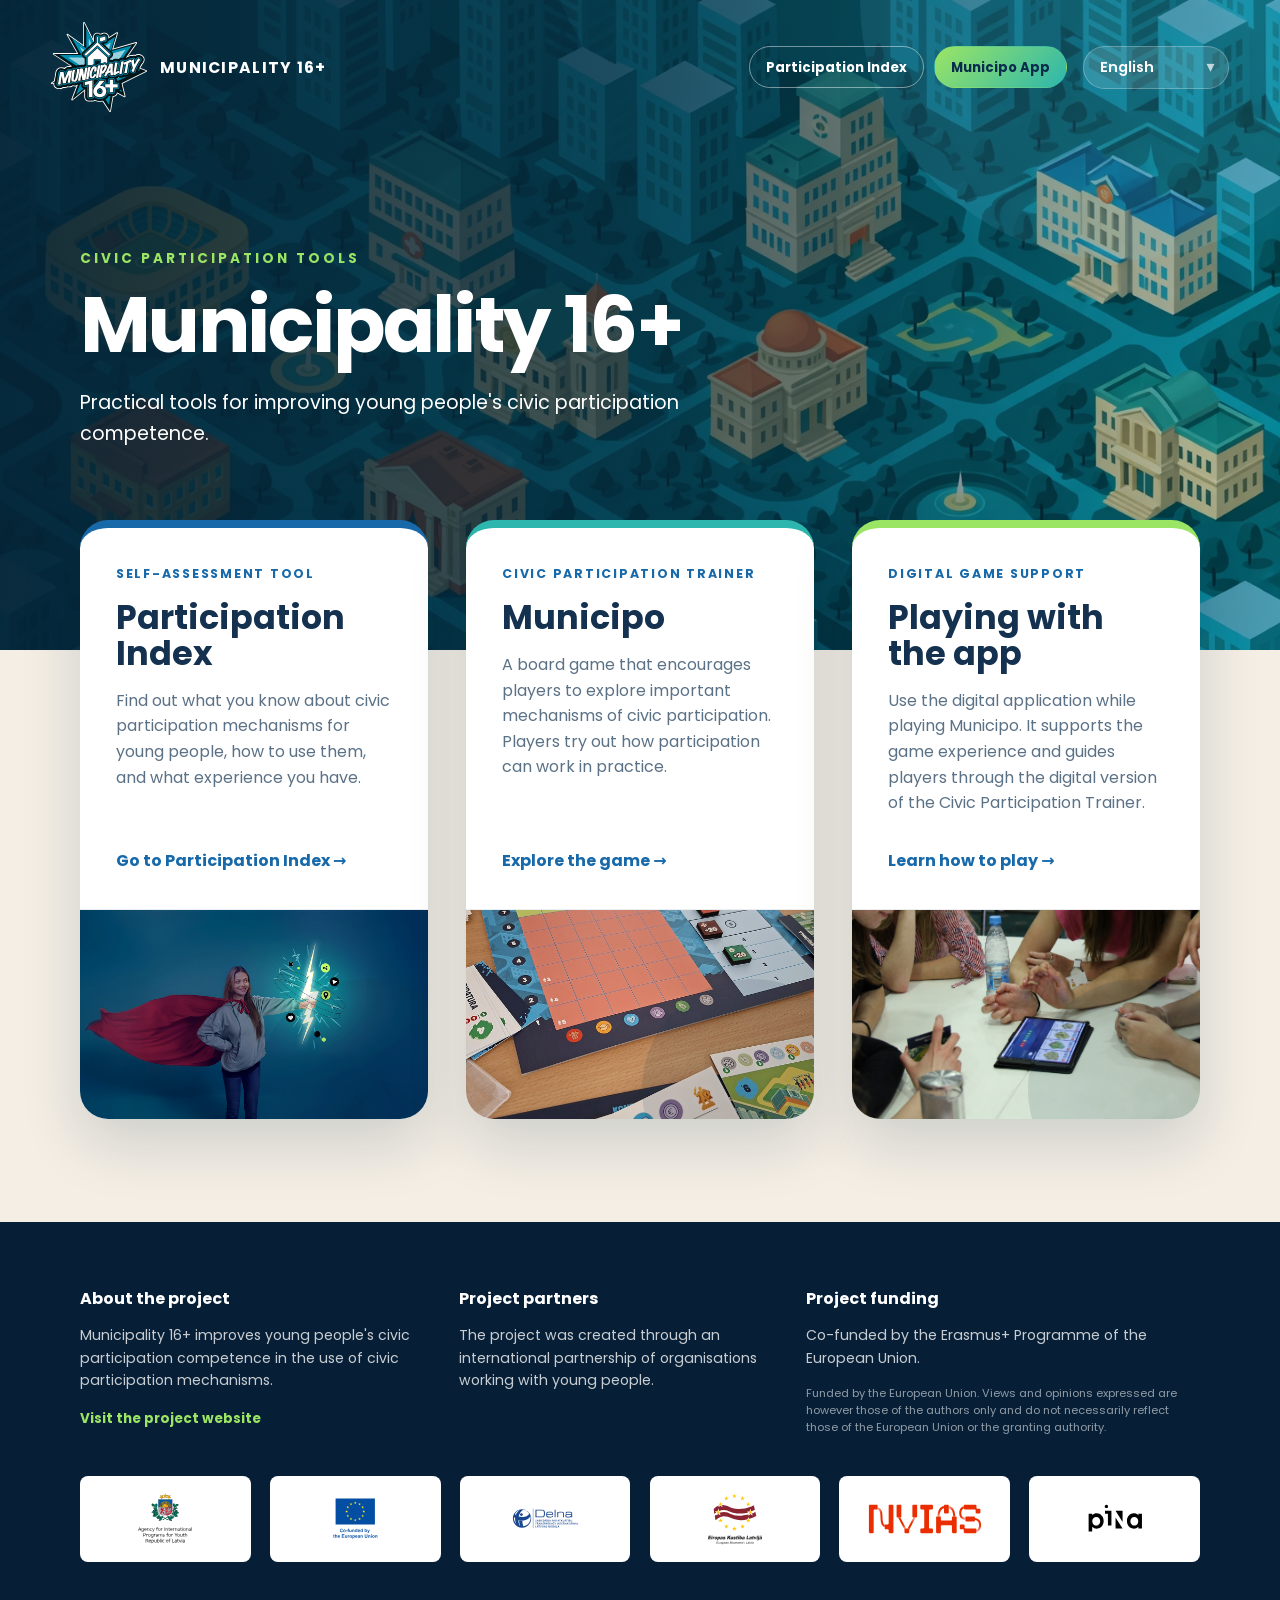
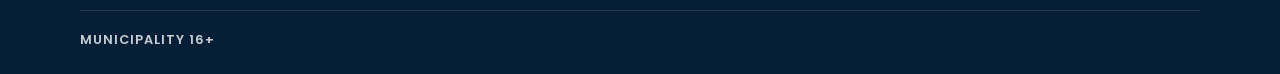
<file: public/index.html>
<!DOCTYPE html>
<html lang="en">
  <head>
    <meta charset="UTF-8" />
    <meta name="viewport" content="width=device-width, initial-scale=1.0" />
    <meta
      name="description"
      content="Municipality 16+ tools for civic participation."
    />
    <title>Municipality 16+</title>
    <link rel="preconnect" href="https://fonts.googleapis.com" />
    <link rel="preconnect" href="https://fonts.gstatic.com" crossorigin />
    <link
      href="https://fonts.googleapis.com/css2?family=Poppins:wght@300;400;600;700&display=swap"
      rel="stylesheet"
    />
    <link rel="stylesheet" href="assets/css/styles.css?v=20260714-7" />
    <link rel="icon" href="assets/img/favicon.svg" type="image/svg+xml" />
  </head>
  <body data-page="home">
    <header class="site-header">
      <a class="brand" href="index.html" aria-label="Municipality 16+">
        <img id="project-logo" src="assets/img/logo.svg" alt="" />
        <strong>Municipality 16+</strong>
      </a>

      <div class="header-actions">
        <nav class="tool-nav" aria-label="Project tools">
          <a
            class="header-button participation-link"
            href="https://participationindex.eu/en"
            target="_blank"
            rel="noopener"
            data-i18n="indexNav"
          ></a>
          <a
            class="header-button header-button-primary app-link"
            href="https://app.municipality16plus.eu/?lang=en"
            target="_blank"
            rel="noopener"
            data-i18n="appNav"
          ></a>
        </nav>
        <label class="language-selector">
          <span class="sr-only" id="language-label">Language</span>
          <select id="language-switcher" aria-labelledby="language-label">
            <option value="en">English</option>
            <option value="cs">Čeština</option>
            <option value="lv">Latviešu</option>
            <option value="sl">Slovenščina</option>
          </select>
        </label>
      </div>
    </header>

    <main>
      <section class="hero home-hero">
        <div class="container hero-copy">
          <p class="eyebrow" data-i18n="heroEyebrow"></p>
          <h1 data-i18n="heroTitle"></h1>
          <p class="hero-lead" data-i18n="heroText"></p>
        </div>
      </section>

      <section class="gateway" aria-labelledby="gateway-title">
        <div class="container">
          <h2 class="sr-only" id="gateway-title" data-i18n="gatewayTitle"></h2>
          <div class="gateway-grid">
            <a
              class="gateway-card gateway-card-index participation-link"
              href="https://participationindex.eu/en"
              target="_blank"
              rel="noopener"
            >
              <div class="gateway-card-content">
                <span class="card-label" data-i18n="onlineTool"></span>
                <h2 data-i18n="participationName"></h2>
                <p data-i18n="participationText"></p>
                <span class="card-action" data-i18n="participationAction"></span>
              </div>
              <img
                class="gateway-card-image"
                src="assets/img/participation-index-card.jpg"
                alt=""
              />
            </a>

            <a class="gateway-card gateway-card-game" href="game.html">
              <div class="gateway-card-content">
                <span class="card-label" data-i18n="gameLabel"></span>
                <h2 data-i18n="gameName"></h2>
                <p data-i18n="gameText"></p>
                <span class="card-action" data-i18n="gameAction"></span>
              </div>
              <img
                class="gateway-card-image"
                src="assets/img/game-board-card.jpg"
                alt=""
              />
            </a>

            <a
              class="gateway-card gateway-card-app"
              href="game.html"
            >
              <div class="gateway-card-content">
                <span class="card-label" data-i18n="appSupportLabel">Digital game support</span>
                <h2 data-i18n="appSupportName">Playing with the app</h2>
                <p data-i18n="appSupportText">
                  Use the digital application while playing Municipo. It supports
                  the game experience and guides players through the digital
                  version of the Civic Participation Trainer.
                </p>
                <span class="card-action" data-i18n="appSupportAction">Learn how to play</span>
              </div>
              <img
                class="gateway-card-image"
                src="assets/img/play-with-app.png"
                alt="Players using the digital application during a board game"
              />
            </a>
          </div>
        </div>
      </section>
    </main>

    <footer class="footer">
      <div class="container footer-grid">
        <section>
          <h2 data-i18n="aboutProjectTitle"></h2>
          <p data-i18n="aboutProjectText"></p>
          <a
            class="footer-link"
            href="https://youth.delna.lv/"
            target="_blank"
            rel="noopener"
            data-i18n="projectLink"
          ></a>
        </section>
        <section>
          <h2 data-i18n="partnersTitle"></h2>
          <p data-i18n="partnersText"></p>
        </section>
        <section class="funding">
          <h2 data-i18n="fundingTitle"></h2>
          <p data-i18n="fundingText"></p>
          <small data-i18n="fundingDisclaimer"></small>
        </section>
      </div>
      <div class="container logo-strip" aria-label="Project partners and funding">
        <img src="assets/img/logo_01.svg" alt="Agency for International Programs for Youth" />
        <img src="assets/img/logo_02.svg" alt="European Union" />
        <a href="https://delna.lv/" target="_blank" rel="noopener noreferrer">
          <img src="assets/img/logo_03.svg" alt="Transparency International Latvia – Delna" />
        </a>
        <a href="https://eiropaskustiba.lv/" target="_blank" rel="noopener noreferrer">
          <img src="assets/img/logo_04.svg" alt="European Movement Latvia" />
        </a>
        <a href="http://nvias.org/" target="_blank" rel="noopener noreferrer">
          <img class="logo-wide" src="assets/img/Nvias_R.svg" alt="NVIAS" />
        </a>
        <a href="https://www.pina.si/" target="_blank" rel="noopener noreferrer">
          <img src="assets/img/logo_06.svg" alt="PiNA" />
        </a>
      </div>
      <div class="container footer-bottom">Municipality 16+</div>
    </footer>

    <script src="assets/js/main.js?v=20260714-7" type="module"></script>
  </body>
</html>
</file>
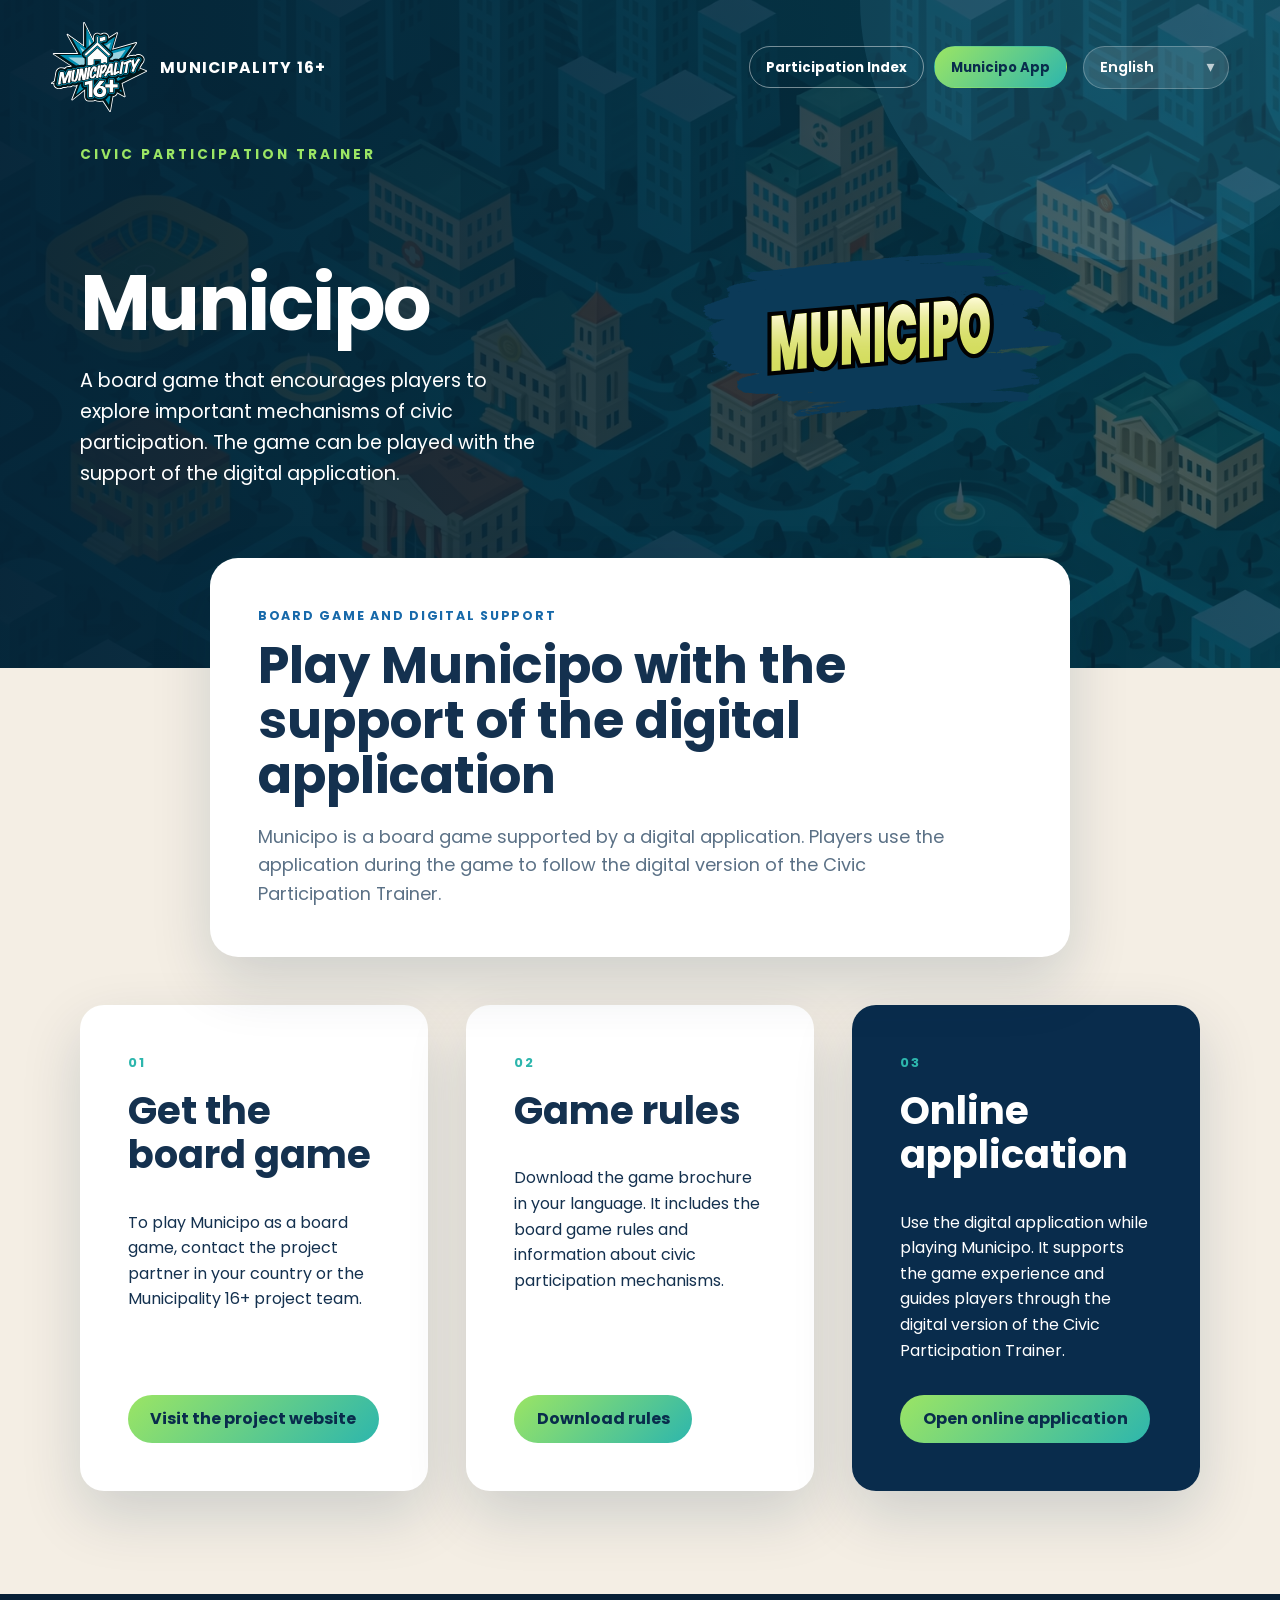
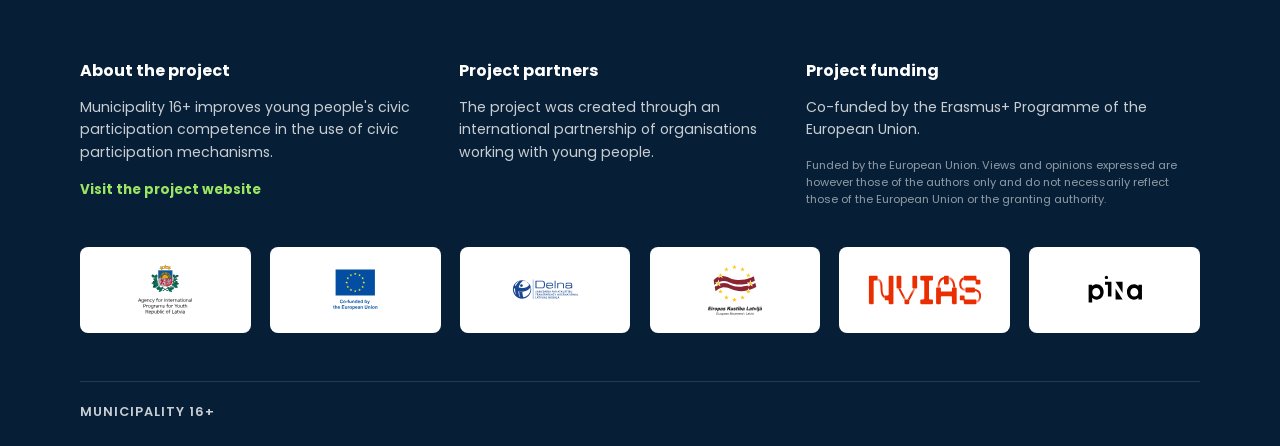
<file: public/game.html>
<!DOCTYPE html>
<html lang="en">
  <head>
    <meta charset="UTF-8" />
    <meta name="viewport" content="width=device-width, initial-scale=1.0" />
    <meta
      name="description"
      content="Civic Participation Trainer board game and online application."
    />
    <title>Civic Participation Trainer | Municipality 16+</title>
    <link rel="preconnect" href="https://fonts.googleapis.com" />
    <link rel="preconnect" href="https://fonts.gstatic.com" crossorigin />
    <link
      href="https://fonts.googleapis.com/css2?family=Poppins:wght@300;400;600;700&display=swap"
      rel="stylesheet"
    />
    <link rel="stylesheet" href="assets/css/styles.css?v=20260714-7" />
    <link rel="icon" href="assets/img/favicon.svg" type="image/svg+xml" />
  </head>
  <body data-page="game">
    <header class="site-header">
      <a class="brand" href="index.html" aria-label="Municipality 16+">
        <img id="project-logo" src="assets/img/logo.svg" alt="" />
        <strong>Municipality 16+</strong>
      </a>

      <div class="header-actions">
        <nav class="tool-nav" aria-label="Project tools">
          <a
            class="header-button participation-link"
            href="https://participationindex.eu/en"
            target="_blank"
            rel="noopener"
            data-i18n="indexNav"
          ></a>
          <a
            class="header-button header-button-primary app-link"
            href="https://app.municipality16plus.eu/?lang=en"
            target="_blank"
            rel="noopener"
            data-i18n="appNav"
          ></a>
        </nav>
        <label class="language-selector">
          <span class="sr-only" id="language-label">Language</span>
          <select id="language-switcher" aria-labelledby="language-label">
            <option value="en">English</option>
            <option value="cs">Čeština</option>
            <option value="lv">Latviešu</option>
            <option value="sl">Slovenščina</option>
          </select>
        </label>
      </div>
    </header>

    <main>
      <section class="hero game-hero">
        <div class="container hero-copy">
          <p class="eyebrow" data-i18n="gameLabel"></p>
          <div class="game-hero-layout">
            <div>
              <h1 data-i18n="gameName"></h1>
              <p class="hero-lead" data-i18n="gameDetail"></p>
            </div>
            <img
              class="game-title-art"
              id="game-title-art"
              src="assets/img/title-municipo.svg"
              alt=""
            />
          </div>
        </div>
      </section>

      <section class="game-intro">
        <div class="container game-intro-panel">
          <p class="section-label" data-i18n="gameIntroLabel">Board game and digital support</p>
          <h2 data-i18n="gameIntroTitle">Play Municipo with the support of the digital application</h2>
          <p data-i18n="gameIntroText">
            Municipo is a board game supported by a digital application. Players
            use the application during the game to follow the digital version of
            the Civic Participation Trainer.
          </p>
        </div>
      </section>

      <section class="game-options">
        <div class="container option-grid">
          <article class="option-card">
            <span class="option-number">01</span>
            <h2 data-i18n="getGameTitle">Get the board game</h2>
            <p data-i18n="getGameText">
              To play Municipo as a board game, contact the project partner in
              your country or the Municipality 16+ project team.
            </p>
            <a
              class="button"
              href="https://youth.delna.lv/"
              target="_blank"
              rel="noopener"
              data-i18n="getGameAction"
            >Visit the project website</a>
          </article>

          <article class="option-card">
            <span class="option-number">02</span>
            <h2 data-i18n="rulesTitle"></h2>
            <p data-i18n="rulesText"></p>
            <a class="button is-disabled" id="rules-link" aria-disabled="true">
              <span data-i18n="rulesUnavailable"></span>
            </a>
          </article>

          <article class="option-card option-card-featured">
            <span class="option-number">03</span>
            <h2 data-i18n="appTitle"></h2>
            <p data-i18n="appText"></p>
            <a
              class="button app-link"
              href="https://app.municipality16plus.eu/?lang=en"
              target="_blank"
              rel="noopener"
              data-i18n="appAction"
            ></a>
          </article>
        </div>
      </section>
    </main>

    <footer class="footer">
      <div class="container footer-grid">
        <section>
          <h2 data-i18n="aboutProjectTitle"></h2>
          <p data-i18n="aboutProjectText"></p>
          <a
            class="footer-link"
            href="https://youth.delna.lv/"
            target="_blank"
            rel="noopener"
            data-i18n="projectLink"
          ></a>
        </section>
        <section>
          <h2 data-i18n="partnersTitle"></h2>
          <p data-i18n="partnersText"></p>
        </section>
        <section class="funding">
          <h2 data-i18n="fundingTitle"></h2>
          <p data-i18n="fundingText"></p>
          <small data-i18n="fundingDisclaimer"></small>
        </section>
      </div>
      <div class="container logo-strip" aria-label="Project partners and funding">
        <img src="assets/img/logo_01.svg" alt="Agency for International Programs for Youth" />
        <img src="assets/img/logo_02.svg" alt="European Union" />
        <a href="https://delna.lv/" target="_blank" rel="noopener noreferrer">
          <img src="assets/img/logo_03.svg" alt="Transparency International Latvia – Delna" />
        </a>
        <a href="https://eiropaskustiba.lv/" target="_blank" rel="noopener noreferrer">
          <img src="assets/img/logo_04.svg" alt="European Movement Latvia" />
        </a>
        <a href="http://nvias.org/" target="_blank" rel="noopener noreferrer">
          <img class="logo-wide" src="assets/img/Nvias_R.svg" alt="NVIAS" />
        </a>
        <a href="https://www.pina.si/" target="_blank" rel="noopener noreferrer">
          <img src="assets/img/logo_06.svg" alt="PiNA" />
        </a>
      </div>
      <div class="container footer-bottom">Municipality 16+</div>
    </footer>

    <script src="assets/js/main.js?v=20260714-7" type="module"></script>
  </body>
</html>
</file>
<file: public/assets/css/styles.css>
:root {
  --navy: #092c4c;
  --blue: #1769aa;
  --teal: #2db6ad;
  --lime: #9be564;
  --cream: #fffaf3;
  --sand: #f4eee4;
  --white: #ffffff;
  --text: #14314f;
  --muted: #5b7186;
  --shadow: 0 24px 60px rgba(9, 44, 76, 0.16);
}

* {
  box-sizing: border-box;
}

html {
  scroll-behavior: smooth;
}

body {
  margin: 0;
  background: var(--cream);
  color: var(--text);
  font-family: 'Poppins', system-ui, sans-serif;
  line-height: 1.6;
}

img {
  display: block;
  max-width: 100%;
}

a {
  color: inherit;
}

.container {
  width: min(1120px, 92vw);
  margin-inline: auto;
}

.site-header {
  position: absolute;
  z-index: 10;
  top: 0;
  left: 0;
  display: flex;
  width: 100%;
  align-items: center;
  justify-content: space-between;
  gap: 1rem;
  padding: 1.4rem clamp(1.5rem, 4vw, 4rem);
  color: var(--white);
}

.brand {
  display: flex;
  align-items: center;
  gap: 0.8rem;
  color: inherit;
  text-decoration: none;
  text-transform: uppercase;
  letter-spacing: 0.08em;
}

.brand img {
  width: 96px;
  height: 90px;
  object-fit: contain;
}

.brand strong {
  font-size: 0.98rem;
}

.header-actions {
  display: flex;
  align-items: center;
  gap: 1rem;
}

.tool-nav {
  display: flex;
  gap: 0.6rem;
}

.header-button {
  display: inline-flex;
  min-height: 42px;
  align-items: center;
  border: 1px solid rgba(255, 255, 255, 0.45);
  border-radius: 999px;
  padding: 0.5rem 1rem;
  color: var(--white);
  font-size: 0.82rem;
  font-weight: 700;
  text-decoration: none;
}

.header-button:hover,
.header-button:focus-visible {
  background: rgba(255, 255, 255, 0.14);
}

.header-button-primary {
  border-color: transparent;
  background: linear-gradient(135deg, var(--lime), var(--teal));
  color: var(--navy);
}

.language-selector {
  position: relative;
}

.language-selector::after {
  content: '▾';
  position: absolute;
  top: 50%;
  right: 0.9rem;
  color: rgba(255, 255, 255, 0.7);
  pointer-events: none;
  transform: translateY(-50%);
}

.language-selector select {
  border: 1px solid rgba(255, 255, 255, 0.25);
  border-radius: 999px;
  outline: none;
  appearance: none;
  background: rgba(255, 255, 255, 0.12);
  color: var(--white);
  font: inherit;
  font-size: 0.9rem;
  font-weight: 600;
  padding: 0.55rem 2.2rem 0.55rem 1rem;
}

.language-selector option {
  color: var(--navy);
}

.hero {
  position: relative;
  min-height: 520px;
  display: grid;
  place-items: center;
  overflow: hidden;
  background:
    radial-gradient(circle at 8% 85%, rgba(155, 229, 100, 0.3), transparent 25%),
    linear-gradient(135deg, var(--navy), #124f80 58%, var(--teal));
  color: var(--white);
}

.home-hero {
  min-height: 650px;
  background:
    linear-gradient(90deg, rgba(5, 34, 53, 0.94) 0%, rgba(5, 34, 53, 0.72) 48%, rgba(5, 34, 53, 0.18) 100%),
    url('../img/m16background.png') center / cover no-repeat;
}

.hero::before {
  content: '';
  position: absolute;
  width: 520px;
  height: 520px;
  top: -260px;
  right: -100px;
  border-radius: 50%;
  background: rgba(123, 214, 255, 0.1);
}

.hero-copy {
  position: relative;
  z-index: 1;
  padding-block: 9rem 6rem;
}

.home-hero .hero-copy h1 {
  max-width: 700px;
}

.hero-copy h1 {
  max-width: 900px;
  margin: 0;
  font-size: clamp(2.5rem, 6vw, 5rem);
  line-height: 1.02;
  letter-spacing: -0.035em;
}

.eyebrow {
  margin: 0 0 1rem;
  color: var(--lime);
  font-size: 0.85rem;
  font-weight: 700;
  letter-spacing: 0.22em;
  text-transform: uppercase;
}

.hero-lead {
  max-width: 680px;
  margin: 1.5rem 0 0;
  font-size: clamp(1.05rem, 1.5vw, 1.25rem);
}

.gateway {
  position: relative;
  z-index: 2;
  margin-top: -130px;
  padding: 0 0 clamp(4rem, 8vw, 7rem);
  background: transparent;
}

.gateway::before {
  content: '';
  position: absolute;
  z-index: -1;
  top: 130px;
  right: 0;
  bottom: 0;
  left: 0;
  background: var(--sand);
}

.gateway-grid,
.option-grid {
  display: grid;
  grid-template-columns: repeat(3, minmax(220px, 1fr));
  gap: clamp(1.4rem, 3vw, 2.5rem);
}

.gateway-card {
  position: relative;
  display: flex;
  min-height: 390px;
  flex-direction: column;
  overflow: hidden;
  border-radius: 28px;
  background: var(--white);
  color: var(--text);
  text-decoration: none;
  box-shadow: var(--shadow);
  transition: transform 180ms ease, box-shadow 180ms ease;
}

.gateway-card-image {
  width: 100%;
  height: 210px;
  border-top: 1px solid rgba(9, 44, 76, 0.08);
  object-fit: cover;
}

.gateway-card-content {
  display: flex;
  min-height: 250px;
  flex: 1;
  flex-direction: column;
  padding: clamp(1.5rem, 3vw, 2.25rem);
}

.gateway-card::after {
  content: '';
  position: absolute;
  right: -3rem;
  bottom: -5rem;
  width: 220px;
  height: 220px;
  border-radius: 50%;
  opacity: 0.12;
  background: currentColor;
}

.gateway-card:hover,
.gateway-card:focus-visible {
  transform: translateY(-6px);
  box-shadow: 0 30px 70px rgba(9, 44, 76, 0.22);
}

.gateway-card-index {
  border-top: 8px solid var(--blue);
}

.gateway-card-game {
  border-top: 8px solid var(--teal);
}

.gateway-card-app {
  border-top: 8px solid var(--lime);
}

.card-label {
  color: var(--blue);
  font-size: 0.78rem;
  font-weight: 700;
  letter-spacing: 0.14em;
  text-transform: uppercase;
}

.gateway-card h2 {
  max-width: 14ch;
  margin: 1rem 0;
  font-size: clamp(1.7rem, 2.6vw, 2.7rem);
  line-height: 1.08;
}

.gateway-card p {
  max-width: 42ch;
  margin: 0;
  color: var(--muted);
}

.card-action {
  margin-top: auto;
  padding-top: 2rem;
  color: var(--blue);
  font-weight: 700;
}

.card-action::after {
  content: ' →';
}

.game-hero {
  min-height: 560px;
  background:
    linear-gradient(90deg, rgba(5, 34, 53, 0.96), rgba(5, 34, 53, 0.7)),
    url('../img/m16background.png') center / cover no-repeat;
}

.game-hero-layout {
  display: grid;
  grid-template-columns: minmax(0, 0.85fr) minmax(320px, 1.15fr);
  align-items: center;
  gap: 3rem;
}

.game-title-art {
  width: 100%;
  max-height: 390px;
  object-fit: contain;
}

.game-options {
  padding: clamp(2rem, 5vw, 3rem) 0 clamp(4rem, 8vw, 7rem);
  background: var(--sand);
}

.game-intro {
  position: relative;
  z-index: 2;
  margin-top: -110px;
  padding: 0;
  background: linear-gradient(to bottom, transparent 0 110px, var(--sand) 110px);
}

.game-intro-panel {
  max-width: 860px;
  border-radius: 28px;
  padding: clamp(2rem, 4vw, 3rem);
  background: var(--white);
  box-shadow: var(--shadow);
}

.section-label {
  margin: 0 0 0.75rem;
  color: var(--blue);
  font-size: 0.78rem;
  font-weight: 700;
  letter-spacing: 0.14em;
  text-transform: uppercase;
}

.game-intro h2 {
  max-width: 780px;
  margin: 0;
  font-size: clamp(2rem, 4vw, 3.5rem);
  line-height: 1.08;
}

.game-intro p:last-child {
  max-width: 720px;
  margin: 1.2rem 0 0;
  color: var(--muted);
  font-size: clamp(1rem, 1.4vw, 1.15rem);
}

.option-card {
  display: flex;
  min-height: 330px;
  flex-direction: column;
  border-radius: 24px;
  padding: clamp(2rem, 4vw, 3rem);
  background: var(--white);
  box-shadow: var(--shadow);
}

.option-card-featured {
  background: var(--navy);
  color: var(--white);
}

.option-number {
  color: var(--teal);
  font-size: 0.8rem;
  font-weight: 700;
  letter-spacing: 0.14em;
}

.option-card h2 {
  margin: 1rem 0;
  font-size: clamp(1.8rem, 3vw, 2.7rem);
  line-height: 1.15;
}

.option-card p {
  min-height: 7rem;
  margin-bottom: 2rem;
}

.option-card .button {
  align-self: flex-start;
  margin-top: auto;
}

.button {
  display: inline-flex;
  min-height: 48px;
  align-items: center;
  justify-content: center;
  border-radius: 999px;
  padding: 0.7rem 1.4rem;
  background: linear-gradient(135deg, var(--lime), var(--teal));
  color: var(--navy);
  font-weight: 700;
  text-decoration: none;
}

.button:hover,
.button:focus-visible {
  filter: brightness(1.04);
}

.button.is-disabled {
  background: #e8ecef;
  color: #63788b;
  cursor: default;
}

.footer {
  padding: 4rem 0 1.5rem;
  background: #071f36;
  color: rgba(255, 255, 255, 0.78);
}

.footer-grid {
  display: grid;
  grid-template-columns: 1.1fr 1fr 1.25fr;
  gap: 2rem;
}

.footer h2 {
  margin: 0 0 0.8rem;
  color: var(--white);
  font-size: 1rem;
}

.footer p {
  margin: 0;
  font-size: 0.88rem;
}

.footer-link {
  display: inline-block;
  margin-top: 1rem;
  color: var(--lime);
  font-size: 0.84rem;
  font-weight: 700;
  text-decoration: none;
}

.footer-link:hover,
.footer-link:focus-visible {
  text-decoration: underline;
}

.footer small {
  display: block;
  margin-top: 1rem;
  color: rgba(255, 255, 255, 0.55);
  font-size: 0.7rem;
  line-height: 1.5;
}

.logo-strip {
  display: grid;
  grid-template-columns: repeat(6, minmax(90px, 1fr));
  align-items: center;
  gap: clamp(0.6rem, 1.5vw, 1.2rem);
  margin-top: 2.5rem;
}

.logo-strip img {
  width: 100%;
  height: 86px;
  border-radius: 8px;
  object-fit: contain;
  background: var(--white);
}

.logo-strip a {
  display: block;
}

.logo-strip .logo-wide {
  padding: 1rem 0.7rem;
}

.footer-bottom {
  margin-top: 3rem;
  padding-top: 1.2rem;
  border-top: 1px solid rgba(255, 255, 255, 0.12);
  font-size: 0.8rem;
  font-weight: 600;
  letter-spacing: 0.08em;
  text-transform: uppercase;
}

.sr-only {
  position: absolute;
  width: 1px;
  height: 1px;
  padding: 0;
  margin: -1px;
  overflow: hidden;
  clip: rect(0, 0, 0, 0);
  white-space: nowrap;
  border: 0;
}

@media (max-width: 760px) {
  .site-header {
    align-items: flex-start;
  }

  .brand img {
    width: 80px;
    height: 75px;
  }

  .brand strong {
    display: none;
  }

  .header-actions {
    align-items: flex-end;
    flex-direction: column;
    gap: 0.4rem;
  }

  .tool-nav {
    order: 2;
  }

  .header-button {
    padding-inline: 0.75rem;
    font-size: 0.74rem;
  }

  .hero {
    min-height: 500px;
  }

  .home-hero {
    min-height: 590px;
    background-position: 58% center;
  }

  .game-hero-layout {
    grid-template-columns: 1fr;
    gap: 1.5rem;
  }

  .game-title-art {
    max-height: 260px;
  }

  .gateway-grid,
  .option-grid {
    grid-template-columns: 1fr;
  }

  .gateway {
    margin-top: -80px;
  }

  .gateway::before {
    top: 80px;
  }

  .game-intro {
    margin-top: -70px;
    background: linear-gradient(to bottom, transparent 0 70px, var(--sand) 70px);
  }

  .gateway-card {
    min-height: 320px;
  }

  .gateway-card-image {
    height: 190px;
  }

  .footer-grid {
    grid-template-columns: 1fr;
  }

  .logo-strip {
    grid-template-columns: repeat(3, minmax(80px, 1fr));
  }
}

@media (max-width: 440px) {
  .logo-strip {
    grid-template-columns: repeat(2, minmax(80px, 1fr));
  }
}

@media (prefers-reduced-motion: reduce) {
  *,
  *::before,
  *::after {
    scroll-behavior: auto !important;
    transition-duration: 0.01ms !important;
  }
}
</file>
